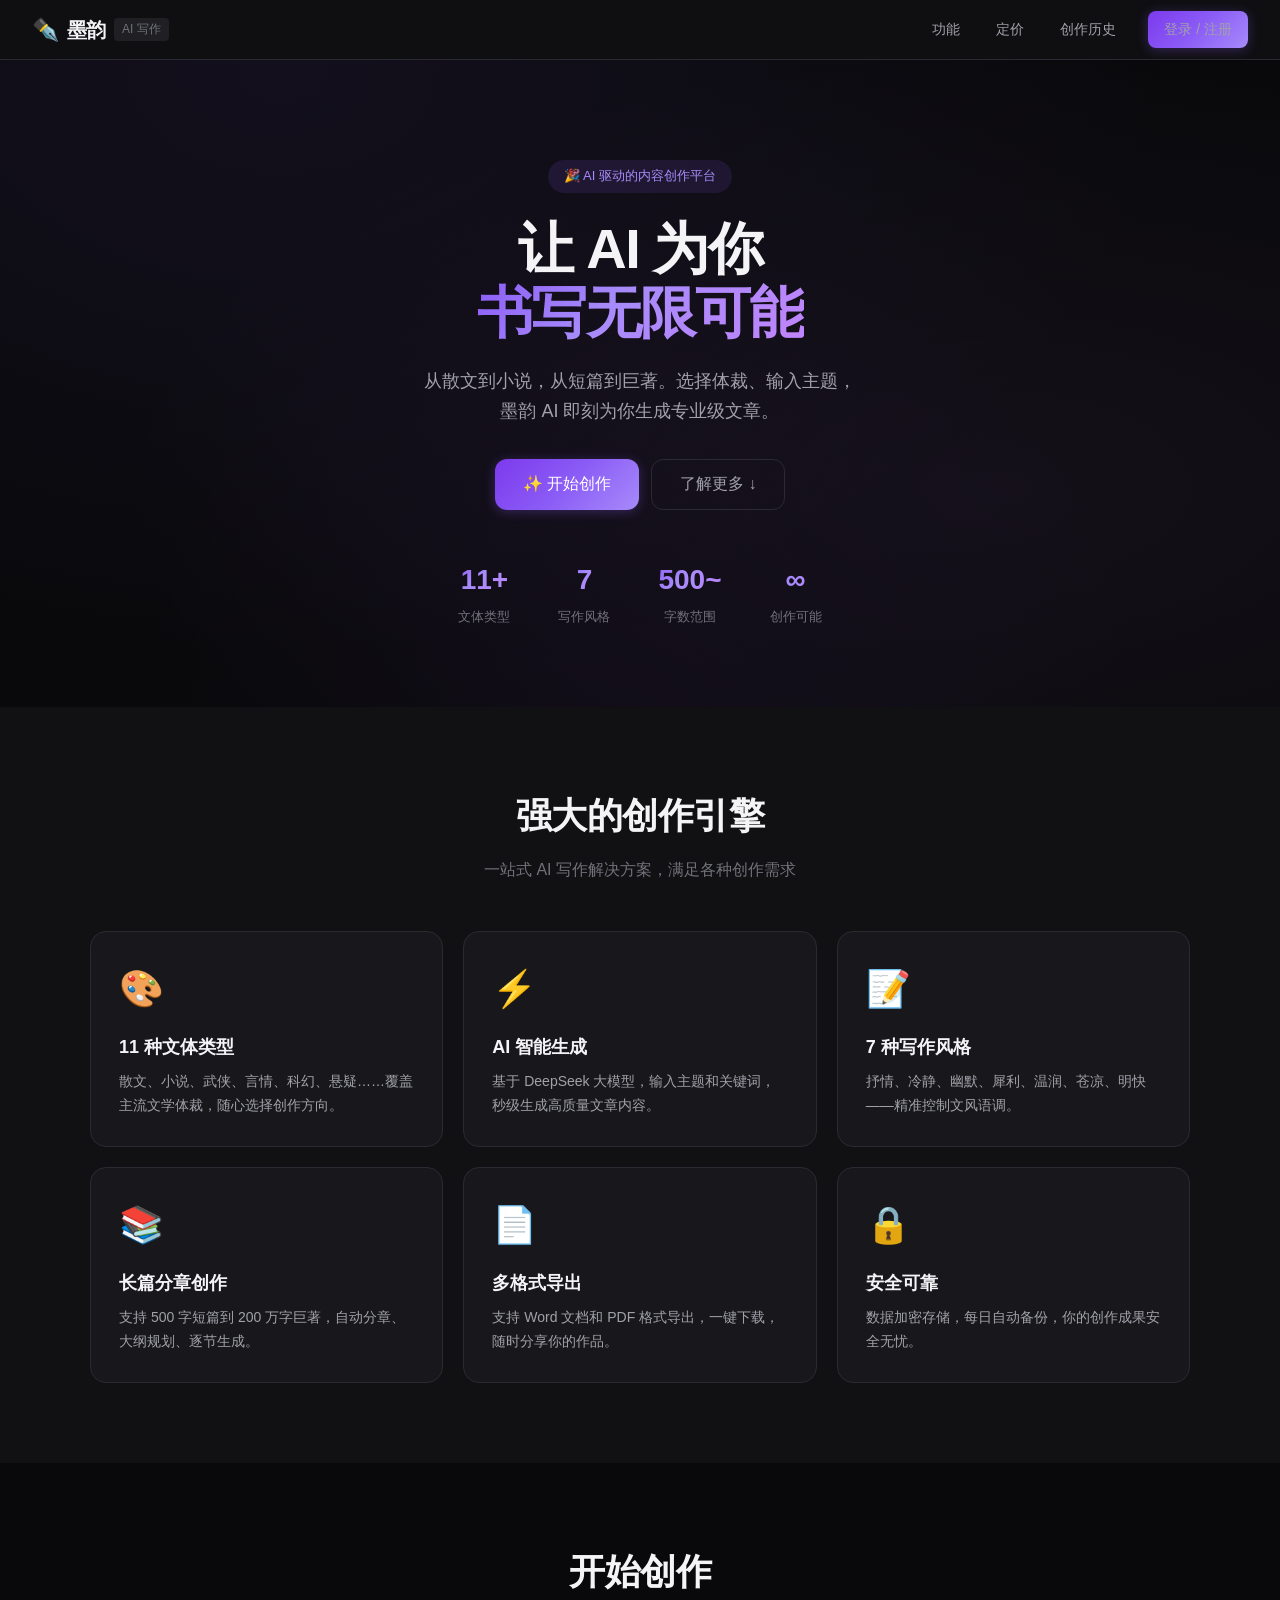
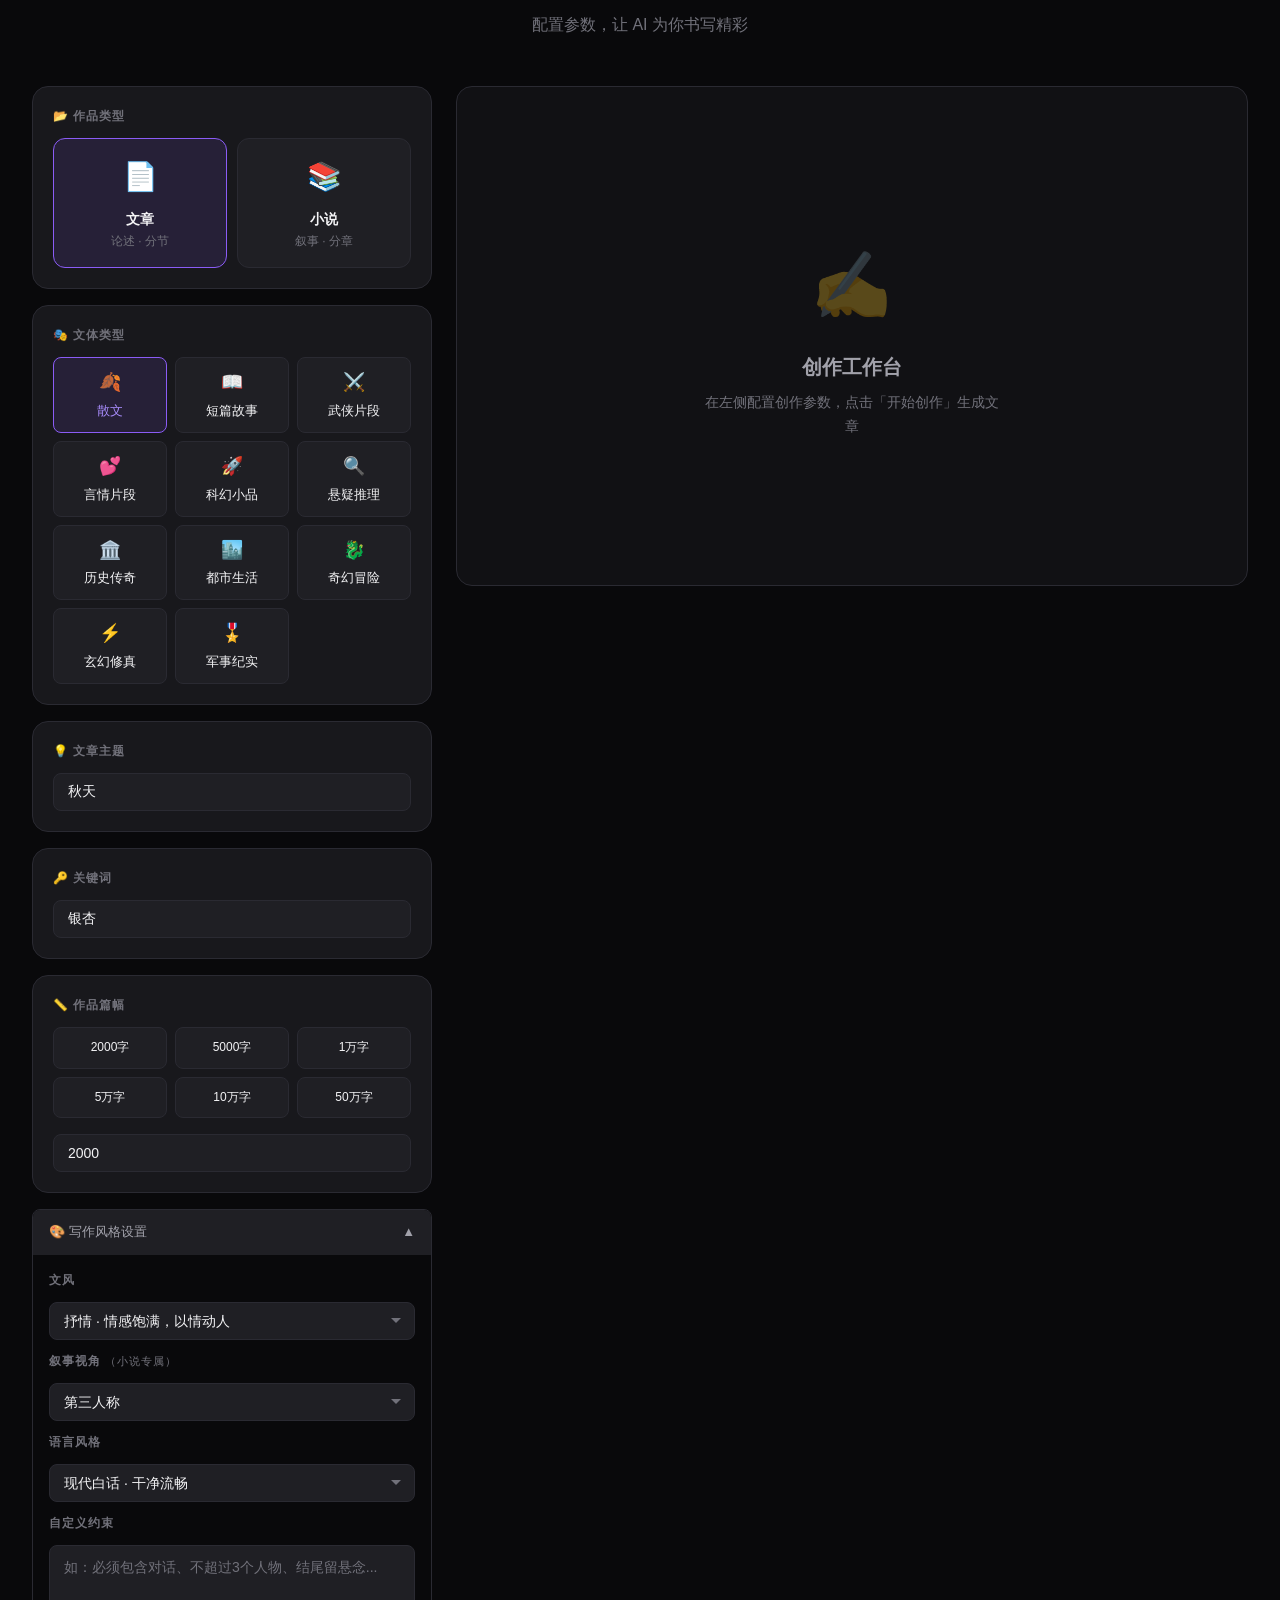
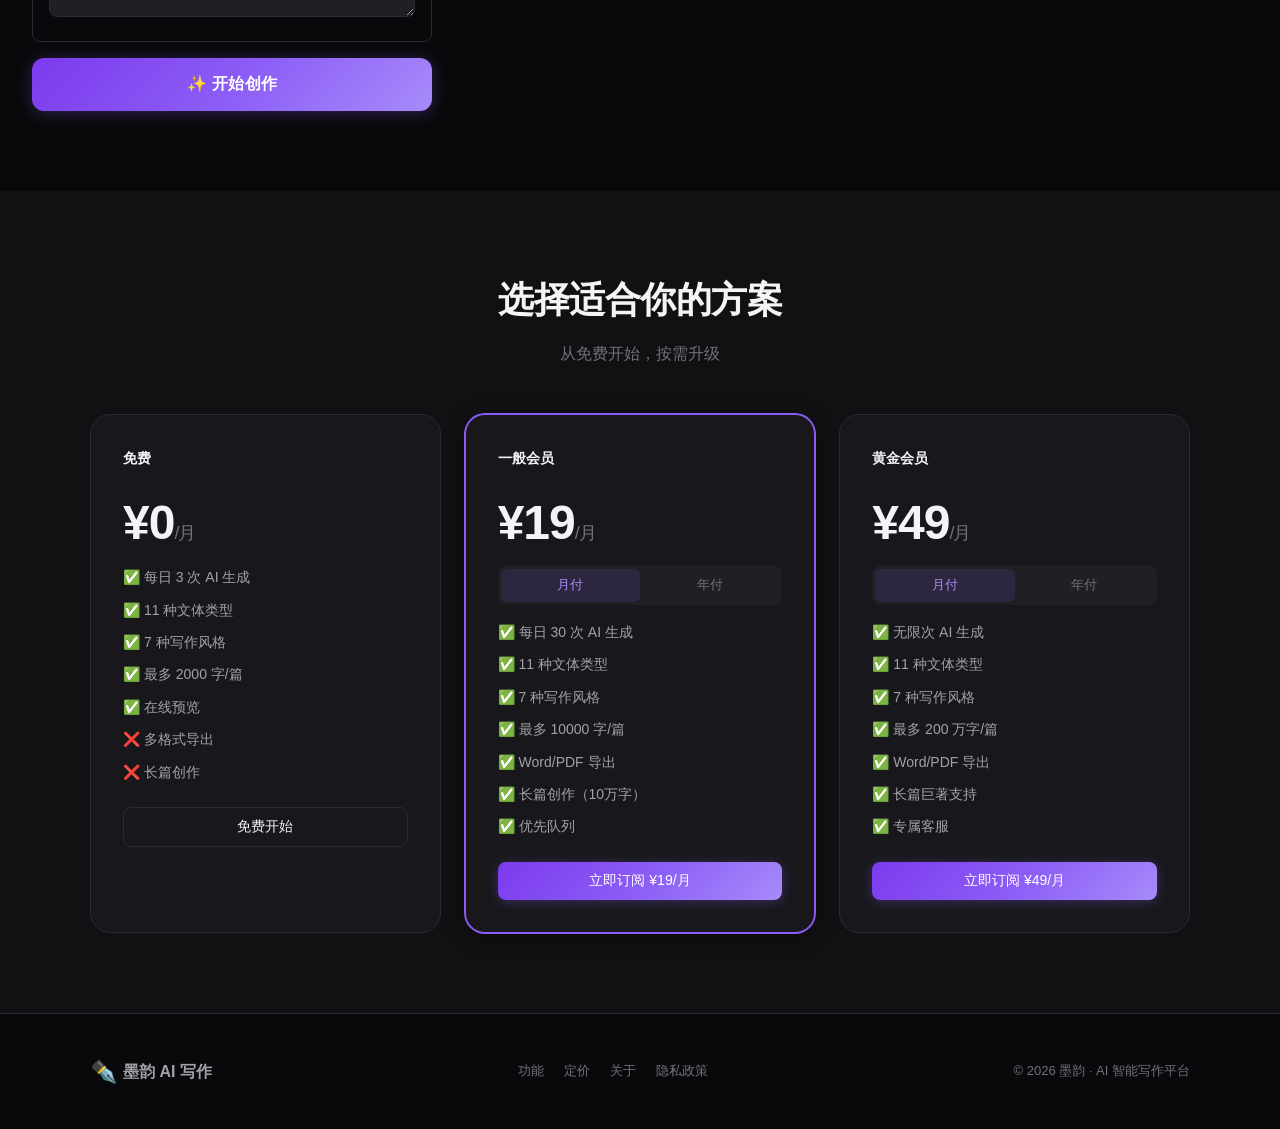
<file: templates/index.html>
<!DOCTYPE html>
<html lang="zh-CN">
<head>
    <meta charset="UTF-8">
    <meta name="viewport" content="width=device-width, initial-scale=1.0">
    <meta http-equiv="Cache-Control" content="no-cache, no-store, must-revalidate">
    <meta http-equiv="Pragma" content="no-cache">
    <meta http-equiv="Expires" content="0">
    <link rel="icon" type="image/svg+xml" href="/static/favicon.svg">
    <title>墨韵 · AI 智能写作平台</title>
    <link rel="stylesheet" href="/static/style.css?v=15">
</head>
<body>
    <!-- 顶栏 -->
    <header class="topbar">
        <div class="topbar-brand">
            <span class="brand-icon">✒️</span>
            墨韵
            <span class="brand-sub">AI 写作</span>
        </div>
        <nav class="topbar-nav">
            <a href="#features">功能</a>
            <a href="#pricing">定价</a>
            <a href="/history">创作历史</a>
            <span class="topbar-user" id="userInfo"></span>
            <a href="javascript:void(0)" id="authLink" class="btn btn-sm btn-primary" onclick="openAuthModal('login')">登录 / 注册</a>
        </nav>
    </header>

    <!-- Hero 区域 -->
    <section class="hero">
        <div class="hero-bg"></div>
        <div class="hero-content">
            <div class="hero-badge">🎉 AI 驱动的内容创作平台</div>
            <h1 class="hero-title">
                让 AI 为你<br>
                <span class="hero-highlight">书写无限可能</span>
            </h1>
            <p class="hero-desc">
                从散文到小说，从短篇到巨著。选择体裁、输入主题，<br>
                墨韵 AI 即刻为你生成专业级文章。
            </p>
            <div class="hero-actions">
                <button class="btn btn-lg btn-primary" onclick="scrollToCreate()">
                    ✨ 开始创作
                </button>
                <button class="btn btn-lg btn-ghost" onclick="document.getElementById('features').scrollIntoView({behavior:'smooth'})">
                    了解更多 ↓
                </button>
            </div>
            <div class="hero-stats">
                <div class="stat-item">
                    <span class="stat-value">11+</span>
                    <span class="stat-label">文体类型</span>
                </div>
                <div class="stat-item">
                    <span class="stat-value">7</span>
                    <span class="stat-label">写作风格</span>
                </div>
                <div class="stat-item">
                    <span class="stat-value">500~</span>
                    <span class="stat-label">字数范围</span>
                </div>
                <div class="stat-item">
                    <span class="stat-value">∞</span>
                    <span class="stat-label">创作可能</span>
                </div>
            </div>
        </div>
    </section>

    <!-- 功能展示 -->
    <section class="features" id="features">
        <div class="section-header">
            <h2>强大的创作引擎</h2>
            <p>一站式 AI 写作解决方案，满足各种创作需求</p>
        </div>
        <div class="features-grid">
            <div class="feature-card">
                <div class="feature-icon">🎨</div>
                <h3>11 种文体类型</h3>
                <p>散文、小说、武侠、言情、科幻、悬疑……覆盖主流文学体裁，随心选择创作方向。</p>
            </div>
            <div class="feature-card">
                <div class="feature-icon">⚡</div>
                <h3>AI 智能生成</h3>
                <p>基于 DeepSeek 大模型，输入主题和关键词，秒级生成高质量文章内容。</p>
            </div>
            <div class="feature-card">
                <div class="feature-icon">📝</div>
                <h3>7 种写作风格</h3>
                <p>抒情、冷静、幽默、犀利、温润、苍凉、明快——精准控制文风语调。</p>
            </div>
            <div class="feature-card">
                <div class="feature-icon">📚</div>
                <h3>长篇分章创作</h3>
                <p>支持 500 字短篇到 200 万字巨著，自动分章、大纲规划、逐节生成。</p>
            </div>
            <div class="feature-card">
                <div class="feature-icon">📄</div>
                <h3>多格式导出</h3>
                <p>支持 Word 文档和 PDF 格式导出，一键下载，随时分享你的作品。</p>
            </div>
            <div class="feature-card">
                <div class="feature-icon">🔒</div>
                <h3>安全可靠</h3>
                <p>数据加密存储，每日自动备份，你的创作成果安全无忧。</p>
            </div>
        </div>
    </section>

    <!-- 创作工作台 -->
    <section class="create-section" id="create">
        <div class="section-header">
            <h2>开始创作</h2>
            <p>配置参数，让 AI 为你书写精彩</p>
        </div>
        <div class="create-layout">
            <!-- 左侧配置 -->
            <div class="create-sidebar">
                <div class="config-group">
                    <div class="config-label">📂 作品类型</div>
                    <div class="method-cards">
                        <div class="method-card active" onclick="switchCategory('article', this)">
                            <div class="icon">📄</div>
                            <div class="label">文章</div>
                            <div class="desc">论述 · 分节</div>
                        </div>
                        <div class="method-card" onclick="switchCategory('novel', this)">
                            <div class="icon">📚</div>
                            <div class="label">小说</div>
                            <div class="desc">叙事 · 分章</div>
                        </div>
                    </div>
                </div>

                <div class="config-group">
                    <div class="config-label">🎭 文体类型</div>
                    <div class="genre-grid" id="genreGrid">
                        <div class="genre-card active" data-value="散文"><span class="emoji">🍂</span>散文</div>
                        <div class="genre-card" data-value="短篇故事"><span class="emoji">📖</span>短篇故事</div>
                        <div class="genre-card" data-value="武侠片段"><span class="emoji">⚔️</span>武侠片段</div>
                        <div class="genre-card" data-value="言情片段"><span class="emoji">💕</span>言情片段</div>
                        <div class="genre-card" data-value="科幻小品"><span class="emoji">🚀</span>科幻小品</div>
                        <div class="genre-card" data-value="悬疑推理"><span class="emoji">🔍</span>悬疑推理</div>
                        <div class="genre-card" data-value="历史传奇"><span class="emoji">🏛️</span>历史传奇</div>
                        <div class="genre-card" data-value="都市生活"><span class="emoji">🏙️</span>都市生活</div>
                        <div class="genre-card" data-value="奇幻冒险"><span class="emoji">🐉</span>奇幻冒险</div>
                        <div class="genre-card" data-value="玄幻修真"><span class="emoji">⚡</span>玄幻修真</div>
                        <div class="genre-card" data-value="军事纪实"><span class="emoji">🎖️</span>军事纪实</div>
                    </div>
                </div>

                <div class="config-group">
                    <div class="config-label">💡 文章主题</div>
                    <input type="text" class="input-field" id="topic" placeholder="例如：秋天、故乡、青春、星空..." value="秋天">
                </div>

                <div class="config-group">
                    <div class="config-label">🔑 关键词</div>
                    <input type="text" class="input-field" id="keyword" placeholder="例如：银杏、老街、月光、飞船..." value="银杏">
                </div>

                <div class="config-group">
                    <div class="config-label">📏 作品篇幅</div>
                    <div class="genre-grid" id="quickWords" style="margin-bottom:8px;">
                        <div class="word-card" data-words="2000" onclick="selectQuickWords(2000, this)">2000字</div>
                        <div class="word-card" data-words="5000" onclick="selectQuickWords(5000, this)">5000字</div>
                        <div class="word-card" data-words="10000" onclick="selectQuickWords(10000, this)">1万字</div>
                        <div class="word-card" data-words="50000" onclick="selectQuickWords(50000, this)">5万字</div>
                        <div class="word-card" data-words="100000" onclick="selectQuickWords(100000, this)">10万字</div>
                        <div class="word-card" data-words="500000" onclick="selectQuickWords(500000, this)">50万字</div>
                    </div>
                    <input type="number" class="input-field" id="customWords" placeholder="自定义字数（500-2000000）" value="2000" min="500" max="2000000" style="margin-top:8px;">
                </div>

                <div class="collapse-panel" id="aiStylePanel">
                    <div class="collapse-header" onclick="toggleCollapse('styleBody', 'styleArrow')">
                        <span>🎨 写作风格设置</span>
                        <span id="styleArrow">▲</span>
                    </div>
                    <div class="collapse-body show" id="styleBody">
                        <div style="margin-bottom:12px;">
                            <div class="config-label" style="font-size:12px;">文风</div>
                            <select class="input-field" id="writingStyle">
                                <option value="抒情">抒情 · 情感饱满，以情动人</option>
                                <option value="冷静">冷静 · 克制客观，不发议论</option>
                                <option value="幽默">幽默 · 诙谐风趣，举重若轻</option>
                                <option value="犀利">犀利 · 观点尖锐，一针见血</option>
                                <option value="温润">温润 · 平和从容，娓娓道来</option>
                                <option value="苍凉">苍凉 · 沧桑厚重，带时代悲悯</option>
                                <option value="明快">明快 · 轻快明亮，节奏干净</option>
                            </select>
                        </div>
                        <div style="margin-bottom:12px;" id="perspectiveGroup" style="display:none;">
                            <div class="config-label" style="font-size:12px;">叙事视角 <span style="font-size:11px;color:var(--text-tertiary);font-weight:400;">（小说专属）</span></div>
                            <select class="input-field" id="narrativePerspective">
                                <option value="第三人称">第三人称</option>
                                <option value="第一人称">第一人称</option>
                                <option value="全知视角">全知视角</option>
                            </select>
                        </div>
                        <div style="margin-bottom:12px;">
                            <div class="config-label" style="font-size:12px;">语言风格</div>
                            <select class="input-field" id="languageStyle">
                                <option value="现代白话">现代白话 · 干净流畅</option>
                                <option value="古典文言">古典文言 · 凝练古雅</option>
                                <option value="市井口语">市井口语 · 生活口语</option>
                                <option value="书面雅正">书面雅正 · 庄重考究</option>
                                <option value="网络语感">网络语感 · 轻松活泼</option>
                            </select>
                        </div>
                        <div>
                            <div class="config-label" style="font-size:12px;">自定义约束</div>
                            <textarea class="input-field" id="constraints" placeholder="如：必须包含对话、不超过3个人物、结尾留悬念..."></textarea>
                        </div>
                    </div>
                </div>

                <button class="generate-btn" id="generateBtn" onclick="handleGenerate()">
                    ✨ 开始创作
                </button>
            </div>

            <!-- 右侧结果 -->
            <div class="create-result">
                <div class="workspace-empty" id="workspaceEmpty">
                    <div class="icon">✍️</div>
                    <div class="text">创作工作台</div>
                    <div class="hint">在左侧配置创作参数，点击「开始创作」生成文章</div>
                </div>
                <div class="result-container" id="resultContainer" style="display:none;">
                    <div class="result-header">
                        <div class="result-tags" id="resultTags"></div>
                        <div class="result-stats" id="resultStats"></div>
                    </div>
                    <div class="result-body" id="resultBody"></div>
                    <div class="action-bar">
                        <button class="action-btn" onclick="copyResult()">📋 复制全文</button>
                        <button class="action-btn" onclick="downloadResult()">💾 下载文本</button>
                        <button class="action-btn" onclick="location.href='/history'">📜 创作历史</button>
                    </div>
                </div>
            </div>
        </div>
    </section>

    <!-- 定价区域 -->
    <section class="pricing" id="pricing">
        <div class="section-header">
            <h2>选择适合你的方案</h2>
            <p>从免费开始，按需升级</p>
        </div>
        <div class="pricing-grid">
            <div class="pricing-card">
                <div class="pricing-badge">免费</div>
                <div class="pricing-price">¥0<span>/月</span></div>
                <ul class="pricing-features">
                    <li>✅ 每日 3 次 AI 生成</li>
                    <li>✅ 11 种文体类型</li>
                    <li>✅ 7 种写作风格</li>
                    <li>✅ 最多 2000 字/篇</li>
                    <li>✅ 在线预览</li>
                    <li>❌ 多格式导出</li>
                    <li>❌ 长篇创作</li>
                </ul>
                <button class="btn btn-secondary" style="width:100%;" onclick="openAuthModal('register')">免费开始</button>
            </div>
            <div class="pricing-card pricing-popular">
                <div class="pricing-badge">一般会员</div>
                <div class="pricing-price" id="basicPrice">¥19<span>/月</span></div>
                <div class="pricing-yearly" id="basicYearly" style="display:none;">
                    <span class="save-badge">省 ¥29</span> ¥199/年
                </div>
                <div class="pricing-toggle">
                    <span class="toggle-label active" onclick="switchPlan('basic', 'monthly', this)">月付</span>
                    <span class="toggle-label" onclick="switchPlan('basic', 'yearly', this)">年付</span>
                </div>
                <ul class="pricing-features">
                    <li>✅ 每日 30 次 AI 生成</li>
                    <li>✅ 11 种文体类型</li>
                    <li>✅ 7 种写作风格</li>
                    <li>✅ 最多 10000 字/篇</li>
                    <li>✅ Word/PDF 导出</li>
                    <li>✅ 长篇创作（10万字）</li>
                    <li>✅ 优先队列</li>
                </ul>
                <button class="btn btn-primary" style="width:100%;" id="basicBtn" onclick="buyMembership('basic_monthly')">立即订阅 ¥19/月</button>
            </div>
            <div class="pricing-card">
                <div class="pricing-badge">黄金会员</div>
                <div class="pricing-price" id="goldPrice">¥49<span>/月</span></div>
                <div class="pricing-yearly" id="goldYearly" style="display:none;">
                    <span class="save-badge">省 ¥89</span> ¥499/年
                </div>
                <div class="pricing-toggle">
                    <span class="toggle-label active" onclick="switchPlan('gold', 'monthly', this)">月付</span>
                    <span class="toggle-label" onclick="switchPlan('gold', 'yearly', this)">年付</span>
                </div>
                <ul class="pricing-features">
                    <li>✅ 无限次 AI 生成</li>
                    <li>✅ 11 种文体类型</li>
                    <li>✅ 7 种写作风格</li>
                    <li>✅ 最多 200 万字/篇</li>
                    <li>✅ Word/PDF 导出</li>
                    <li>✅ 长篇巨著支持</li>
                    <li>✅ 专属客服</li>
                </ul>
                <button class="btn btn-primary" style="width:100%;" id="goldBtn" onclick="buyMembership('gold_monthly')">立即订阅 ¥49/月</button>
            </div>
        </div>
    </section>

    <!-- 页脚 -->
    <footer class="footer">
        <div class="footer-content">
            <div class="footer-brand">
                <span class="brand-icon">✒️</span> 墨韵 AI 写作
            </div>
            <div class="footer-links">
                <a href="#features">功能</a>
                <a href="#pricing">定价</a>
                <a href="#">关于</a>
                <a href="#">隐私政策</a>
            </div>
            <div class="footer-copy">© 2026 墨韵 · AI 智能写作平台</div>
        </div>
    </footer>

    <!-- 登录弹窗 -->
    <div class="modal-overlay" id="authModal">
        <div class="modal">
            <button class="modal-close" onclick="closeAuthModal()">✕</button>
            <div class="modal-icon">✒️</div>
            <h2 id="authTitle">欢迎回来</h2>
            <p class="modal-subtitle" id="authSubtitle">登录你的账号，继续创作之旅</p>

            <div class="form-group">
                <label>用户名</label>
                <input type="text" class="input-field" id="authUsername" placeholder="请输入用户名（2-20个字符）">
            </div>

            <div class="form-group">
                <label>密码</label>
                <input type="password" class="input-field" id="authPassword" placeholder="请输入密码（至少6位）">
            </div>

            <!-- 注册时显示手机号字段 -->
            <div class="form-group" id="phoneGroup" style="display:none;">
                <label>手机号</label>
                <div class="phone-row">
                    <input type="tel" class="input-field" id="authPhone" placeholder="请输入手机号" style="flex:1;">
                    <button class="btn btn-sm btn-secondary" id="sendCodeBtn" onclick="sendVerifyCode()" style="white-space:nowrap;">获取验证码</button>
                </div>
            </div>

            <!-- 注册时显示验证码字段 -->
            <div class="form-group" id="codeGroup" style="display:none;">
                <label>验证码</label>
                <input type="text" class="input-field" id="authCode" placeholder="请输入短信验证码">
            </div>

            <div class="error-msg" id="authError"></div>

            <button class="modal-btn" id="authSubmit" onclick="submitAuth()">登录</button>

            <div class="switch-text">
                <span id="switchText">还没有账号？</span>
                <a id="switchLink" onclick="openAuthModal('register')">立即注册</a>
            </div>

            <div class="modal-footer">
                🔒 安全加密传输 · 你的数据只属于你
            </div>
        </div>
    </div>

    <script src="/static/app.js?v=15"></script>
</body>
</html>
</file>
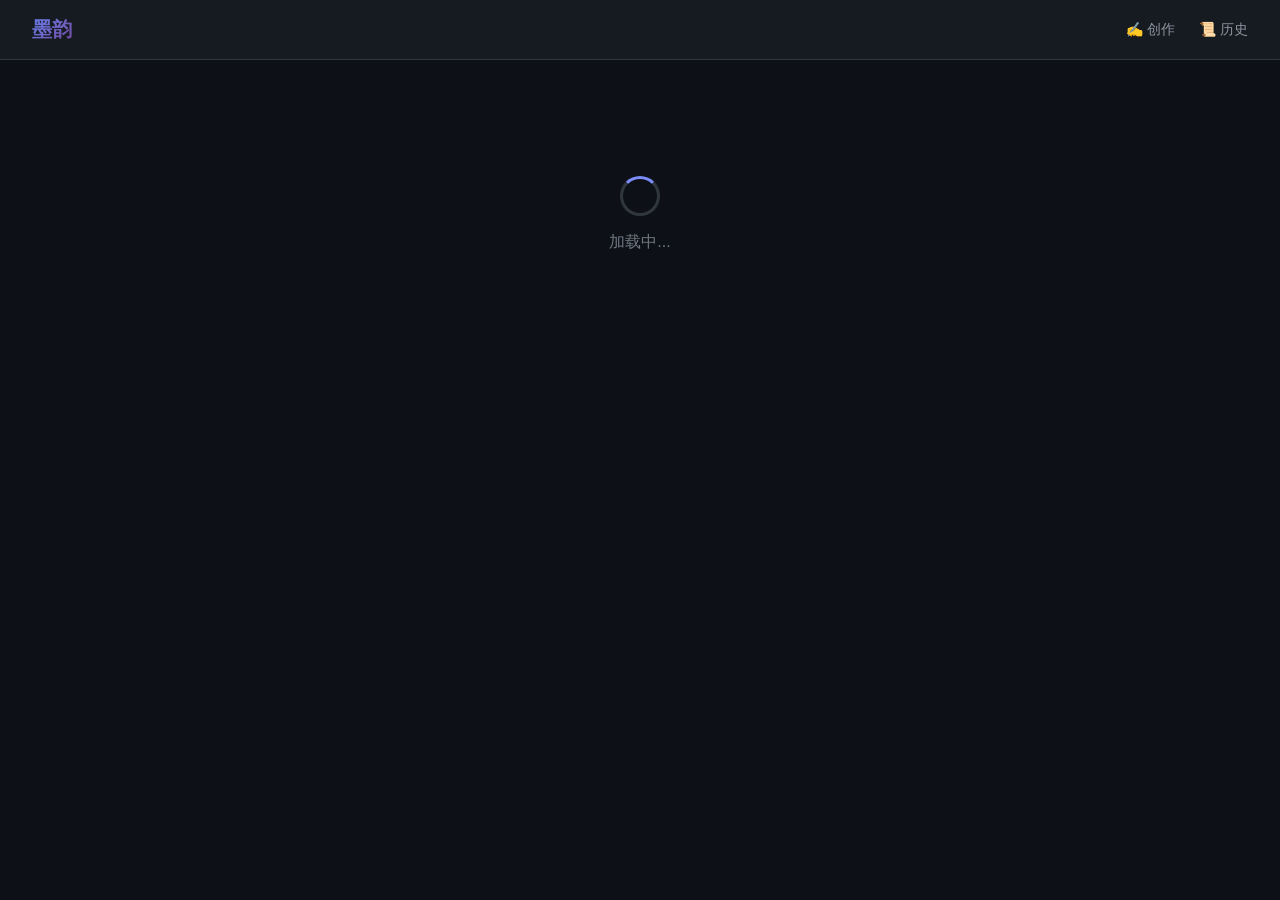
<file: templates/detail.html>
<!DOCTYPE html>
<html lang="zh-CN">
<head>
    <meta charset="UTF-8">
    <meta name="viewport" content="width=device-width, initial-scale=1.0">
    <title>作品详情 - 墨韵</title>
    <style>
        * { margin: 0; padding: 0; box-sizing: border-box; }
        :root {
            --bg-primary: #0d1117;
            --bg-secondary: #161b22;
            --bg-tertiary: #1c2330;
            --border: #30363d;
            --text-primary: #e6edf3;
            --text-secondary: #8b949e;
            --text-muted: #6e7681;
            --accent: #7c8cf8;
            --accent-glow: rgba(124, 140, 248, 0.15);
            --accent-grad: linear-gradient(135deg, #667eea 0%, #764ba2 100%);
            --danger: #f85149;
            --success: #3fb950;
            --radius: 12px;
            --radius-sm: 8px;
            --shadow: 0 8px 24px rgba(0,0,0,0.4);
        }
        body {
            font-family: -apple-system, 'PingFang SC', 'Microsoft YaHei', sans-serif;
            background: var(--bg-primary);
            color: var(--text-primary);
            min-height: 100vh;
        }
        .topbar {
            background: var(--bg-secondary);
            border-bottom: 1px solid var(--border);
            padding: 16px 32px;
            display: flex;
            justify-content: space-between;
            align-items: center;
            position: sticky;
            top: 0;
            z-index: 100;
        }
        .topbar-brand {
            font-size: 20px;
            font-weight: 700;
            background: var(--accent-grad);
            -webkit-background-clip: text;
            -webkit-text-fill-color: transparent;
        }
        .topbar-nav { display: flex; gap: 24px; align-items: center; }
        .topbar-nav a { color: var(--text-secondary); text-decoration: none; font-size: 14px; transition: color 0.3s; }
        .topbar-nav a:hover { color: var(--accent); }
        .content { max-width: 860px; margin: 0 auto; padding: 36px 24px 100px; }

        .work-header {
            background: linear-gradient(180deg, var(--bg-secondary) 0%, var(--bg-primary) 100%);
            border: 1px solid var(--border);
            border-radius: var(--radius);
            padding: 36px 40px;
            margin-bottom: 28px;
            box-shadow: var(--shadow);
        }
        .work-title {
            font-size: 28px;
            font-weight: 700;
            line-height: 1.4;
            margin-bottom: 20px;
            background: linear-gradient(135deg, #e6edf3 0%, #a9b4ff 100%);
            -webkit-background-clip: text;
            -webkit-text-fill-color: transparent;
        }
        .work-meta { display: flex; flex-wrap: wrap; gap: 10px; margin-bottom: 24px; }
        .tag {
            font-size: 12.5px;
            padding: 5px 14px;
            background: var(--bg-tertiary);
            border: 1px solid var(--border);
            border-radius: 20px;
            color: var(--text-secondary);
        }
        .tag-accent { color: var(--accent); border-color: var(--accent); background: var(--accent-glow); }
        .work-toolbar { display: flex; flex-wrap: wrap; gap: 10px; }
        .tool-btn {
            padding: 9px 18px;
            background: var(--bg-tertiary);
            border: 1px solid var(--border);
            color: var(--text-secondary);
            border-radius: var(--radius-sm);
            cursor: pointer;
            font-size: 13.5px;
            transition: all 0.25s;
            font-family: inherit;
        }
        .tool-btn:hover { border-color: var(--accent); color: var(--accent); transform: translateY(-1px); }
        .tool-success { border-color: var(--success); color: var(--success); }
        .tool-success:hover { background: var(--success); color: #fff; }

        .toc {
            background: var(--bg-secondary);
            border: 1px solid var(--border);
            border-radius: var(--radius);
            padding: 20px 24px;
            margin-bottom: 28px;
        }
        .toc-title { font-size: 13px; color: var(--text-muted); letter-spacing: 2px; margin-bottom: 14px; }
        .toc-list { display: flex; flex-wrap: wrap; gap: 8px; }
        .toc-item {
            padding: 6px 14px;
            background: var(--bg-tertiary);
            border: 1px solid var(--border);
            border-radius: 20px;
            cursor: pointer;
            font-size: 13px;
            color: var(--text-secondary);
            transition: all 0.25s;
        }
        .toc-item:hover { border-color: var(--accent); color: var(--accent); }

        .article-body { display: flex; flex-direction: column; gap: 28px; }
        .section {
            background: var(--bg-secondary);
            border: 1px solid var(--border);
            border-radius: var(--radius);
            padding: 32px 40px;
            box-shadow: var(--shadow);
        }
        .section-title {
            font-size: 20px;
            font-weight: 700;
            color: var(--text-primary);
            margin-bottom: 22px;
            padding-left: 14px;
            border-left: 4px solid var(--accent);
            line-height: 1.4;
        }
        .section-text {
            font-size: 16px;
            line-height: 1.95;
            color: var(--text-primary);
            letter-spacing: 0.3px;
        }
        .section-text p { margin-bottom: 18px; }
        .section-text p:last-child { margin-bottom: 0; }
        .section-text strong.hl {
            color: #ffe08a;
            font-weight: 700;
            background: rgba(255, 224, 138, 0.1);
            padding: 1px 5px;
            border-radius: 3px;
        }
        .edit-area {
            width: 100%;
            min-height: 280px;
            padding: 16px;
            background: var(--bg-primary);
            border: 1px solid var(--border);
            border-radius: var(--radius-sm);
            color: var(--text-primary);
            font-size: 15px;
            line-height: 1.9;
            font-family: inherit;
            resize: vertical;
            display: none;
        }
        .edit-area.show { display: block; }
        .section-actions { display: flex; gap: 8px; margin-top: 20px; }
        .mini-btn {
            padding: 6px 14px;
            background: var(--bg-tertiary);
            border: 1px solid var(--border);
            color: var(--text-secondary);
            border-radius: var(--radius-sm);
            cursor: pointer;
            font-size: 13px;
            transition: all 0.25s;
            font-family: inherit;
        }
        .mini-btn:hover { border-color: var(--accent); color: var(--accent); }
        .mini-success { border-color: var(--success); color: var(--success); }
        .mini-success:hover { background: var(--success); color: #fff; }

        .add-box {
            margin-top: 32px;
            padding: 28px;
            background: var(--bg-secondary);
            border: 2px dashed var(--border);
            border-radius: var(--radius);
            text-align: center;
        }
        .add-box-title { font-size: 15px; margin-bottom: 16px; color: var(--text-secondary); }
        .add-box input {
            padding: 11px 16px;
            background: var(--bg-tertiary);
            border: 1px solid var(--border);
            border-radius: var(--radius-sm);
            color: var(--text-primary);
            font-size: 14px;
            width: 320px;
            max-width: 100%;
            margin-right: 10px;
            font-family: inherit;
        }
        .add-box input:focus { outline: none; border-color: var(--accent); }

        .score-panel {
            margin-top: 28px;
            padding: 28px;
            background: var(--bg-secondary);
            border: 1px solid var(--border);
            border-radius: var(--radius);
            box-shadow: var(--shadow);
        }

        .loading { text-align: center; padding: 80px; color: var(--text-muted); }
        .loading .spinner {
            width: 40px; height: 40px;
            margin: 0 auto 16px;
            border: 3px solid var(--border);
            border-top-color: var(--accent);
            border-radius: 50%;
            animation: spin 0.8s linear infinite;
        }
        @keyframes spin { to { transform: rotate(360deg); } }
    </style>
</head>
<body>
    <div class="topbar">
        <div class="topbar-brand">墨韵</div>
        <div class="topbar-nav">
            <a href="/">✍️ 创作</a>
            <a href="/history">📜 历史</a>
        </div>
    </div>
    <div class="content" id="detailContent">
        <div class="loading"><div class="spinner"></div>加载中...</div>
    </div>
    <script>
        const articleId = {{ article_id }};
        let articleData = null;

        function esc(s) {
            return String(s).replace(/&/g, '&amp;').replace(/</g, '&lt;').replace(/>/g, '&gt;');
        }

        function renderContent(text) {
            let safe = esc(text);
            safe = safe.replace(/\*\*(.+?)\*\*/g, '<strong class="hl">$1</strong>');
            const paras = safe.split(/\n{2,}/).map(p => p.trim()).filter(p => p.length > 0);
            return paras.map(p => '<p>' + p.replace(/\n/g, '<br>') + '</p>').join('');
        }

        function loadArticle() {
            fetch('/api/articles/' + articleId)
            .then(res => res.json())
            .then(data => {
                articleData = data;
                const a = data.article;
                const chapters = data.chapters;
                const minutes = Math.max(1, Math.ceil(a.word_count / 400));

                let html = '';
                html += '<div class="work-header">';
                html += '<div class="work-title">' + esc(a.title) + '</div>';
                html += '<div class="work-meta">';
                html += '<span class="tag tag-accent">' + esc(a.genre) + '</span>';
                html += '<span class="tag">主题 · ' + esc(a.topic) + '</span>';
                html += '<span class="tag">关键词 · ' + esc(a.keyword) + '</span>';
                html += '<span class="tag">' + a.word_count + ' 字</span>';
                html += '<span class="tag">约 ' + minutes + ' 分钟读完</span>';
                html += '<span class="tag">' + esc(a.created_at) + '</span>';
                html += '</div>';
                html += '<div class="work-toolbar">';
                html += '<button class="tool-btn" onclick="copyAll()">📋 复制全文</button>';
                html += '<button class="tool-btn" onclick="downloadAll()">💾 下载TXT</button>';
                html += '<button class="tool-btn" onclick="exportWord()">📄 导出Word</button>';
                html += '<button class="tool-btn" onclick="exportPDF()">📑 导出PDF</button>';
                html += '<button class="tool-btn" onclick="showScore()">📊 文章评分</button>';
                html += '</div>';
                html += '</div>';

                if (chapters.length > 1) {
                    html += '<div class="toc">';
                    html += '<div class="toc-title">目 录 · 共 ' + chapters.length + ' 部分</div>';
                    html += '<div class="toc-list">';
                    chapters.forEach(ch => {
                        html += '<span class="toc-item" onclick="scrollToChapter(' + ch.id + ')">' + esc(ch.chapter_title) + '</span>';
                    });
                    html += '</div></div>';
                }

                html += '<div class="article-body">';
                chapters.forEach(ch => {
                    html += '<section class="section" id="chapter-' + ch.id + '">';
                    html += '<h2 class="section-title">' + esc(ch.chapter_title) + '</h2>';
                    html += '<div class="section-text" id="content-' + ch.id + '">' + renderContent(ch.content) + '</div>';
                    html += '<textarea class="edit-area" id="edit-' + ch.id + '">' + esc(ch.content) + '</textarea>';
                    html += '<div class="section-actions" id="view-actions-' + ch.id + '">';
                    html += '<button class="mini-btn" onclick="editChapter(' + ch.id + ')">✏️ 编辑</button>';
                    html += '<button class="mini-btn mini-success" onclick="regenerateChapter(' + ch.id + ')">🔄 重新生成</button>';
                    html += '</div>';
                    html += '<div class="section-actions" id="edit-actions-' + ch.id + '" style="display:none;">';
                    html += '<button class="mini-btn mini-success" onclick="saveChapter(' + ch.id + ')">💾 保存</button>';
                    html += '<button class="mini-btn" onclick="cancelEdit(' + ch.id + ')">取消</button>';
                    html += '</div>';
                    html += '</section>';
                });
                html += '</div>';

                html += '<div class="add-box">';
                html += '<div class="add-box-title">➕ 续写新章节</div>';
                html += '<input type="text" id="newChapterTitle" placeholder="章节标题（留空自动生成）">';
                html += '<button class="tool-btn tool-success" onclick="addChapter()">生成并追加</button>';
                html += '</div>';

                html += '<div id="scorePanel" class="score-panel" style="display:none;"></div>';

                document.getElementById('detailContent').innerHTML = html;
            })
            .catch(() => {
                document.getElementById('detailContent').innerHTML = '<div class="loading">加载失败，请刷新重试</div>';
            });
        }

        function scrollToChapter(id) {
            document.getElementById('chapter-' + id).scrollIntoView({ behavior: 'smooth', block: 'start' });
        }

        function editChapter(id) {
            document.getElementById('content-' + id).style.display = 'none';
            document.getElementById('edit-' + id).classList.add('show');
            document.getElementById('view-actions-' + id).style.display = 'none';
            document.getElementById('edit-actions-' + id).style.display = 'flex';
        }

        function cancelEdit(id) {
            document.getElementById('content-' + id).style.display = 'block';
            document.getElementById('edit-' + id).classList.remove('show');
            document.getElementById('view-actions-' + id).style.display = 'flex';
            document.getElementById('edit-actions-' + id).style.display = 'none';
        }

        function saveChapter(id) {
            const content = document.getElementById('edit-' + id).value;
            fetch('/api/articles/' + articleId + '/chapters/' + id, {
                method: 'PUT',
                headers: { 'Content-Type': 'application/json' },
                body: JSON.stringify({ content: content })
            })
            .then(res => res.json())
            .then(() => {
                document.getElementById('content-' + id).innerHTML = renderContent(content);
                cancelEdit(id);
                alert('已保存');
            })
            .catch(() => alert('保存失败，请重试'));
        }

        function regenerateChapter(id) {
            if (!confirm('确定重新生成这一部分？原有内容将被替换。')) return;
            const contentEl = document.getElementById('content-' + id);
            const oldContent = contentEl.innerHTML;
            contentEl.innerHTML = '<div class="loading"><div class="spinner"></div>正在重新生成...</div>';

            fetch('/api/articles/' + articleId + '/chapters/' + id + '/regenerate', {
                method: 'POST',
                headers: { 'Content-Type': 'application/json' },
                body: JSON.stringify({})
            })
            .then(res => res.json())
            .then(data => {
                if (data.error) {
                    contentEl.innerHTML = oldContent;
                    alert('重新生成失败：' + data.error);
                } else {
                    contentEl.innerHTML = renderContent(data.content);
                    alert('已重新生成，约 ' + data.word_count + ' 字');
                }
            })
            .catch(() => {
                contentEl.innerHTML = oldContent;
                alert('请求失败，请重试');
            });
        }

        function addChapter() {
            const title = document.getElementById('newChapterTitle').value.trim();
            const box = document.querySelector('.add-box');
            const oldHTML = box.innerHTML;
            box.innerHTML = '<div class="loading"><div class="spinner"></div>正在续写...</div>';

            fetch('/api/articles/' + articleId + '/chapters', {
                method: 'POST',
                headers: { 'Content-Type': 'application/json' },
                body: JSON.stringify({ chapter_title: title || '' })
            })
            .then(res => res.json())
            .then(data => {
                if (data.error) {
                    box.innerHTML = oldHTML;
                    alert('续写失败：' + data.error);
                } else {
                    loadArticle();
                    alert('新章节已生成：' + data.chapter_title);
                }
            })
            .catch(() => {
                box.innerHTML = oldHTML;
                alert('请求失败，请重试');
            });
        }

        function getAllText() {
            if (!articleData) return '';
            return articleData.chapters.map(ch => ch.chapter_title + '\n\n' + ch.content).join('\n\n\n');
        }

        function copyAll() {
            navigator.clipboard.writeText(getAllText()).then(() => alert('已复制到剪贴板'));
        }

        function downloadAll() {
            const text = getAllText();
            const blob = new Blob([text], { type: 'text/plain;charset=utf-8' });
            const url = URL.createObjectURL(blob);
            const a = document.createElement('a');
            a.href = url;
            a.download = 'work_' + articleId + '.txt';
            a.click();
            URL.revokeObjectURL(url);
        }

        function exportWord() {
            window.location.href = '/api/articles/' + articleId + '/export/word';
        }

        function exportPDF() {
            window.location.href = '/api/articles/' + articleId + '/export/pdf';
        }

        function showScore() {
            const panel = document.getElementById('scorePanel');
            if (panel.style.display === 'block') {
                panel.style.display = 'none';
                return;
            }
            panel.style.display = 'block';
            panel.innerHTML = '<div class="loading"><div class="spinner"></div>正在评分...</div>';
            fetch('/api/articles/' + articleId + '/score')
            .then(res => res.json())
            .then(data => {
                let html = '<div style="font-size:18px;font-weight:700;margin-bottom:16px;">📊 文章评分报告</div>';
                html += '<div style="font-size:40px;font-weight:700;background:var(--accent-grad);-webkit-background-clip:text;-webkit-text-fill-color:transparent;margin-bottom:20px;">' + data.overall + ' 分</div>';
                html += '<div style="display:grid;grid-template-columns:repeat(5,1fr);gap:12px;margin-bottom:20px;">';
                const names = { word_count: '字数', structure: '结构', paragraph: '段落', dialogue: '对话', formatting: '格式' };
                Object.keys(data.scores).forEach(k => {
                    html += '<div style="background:var(--bg-tertiary);padding:14px;border-radius:8px;text-align:center;">';
                    html += '<div style="font-size:12px;color:var(--text-muted);margin-bottom:6px;">' + (names[k] || k) + '</div>';
                    html += '<div style="font-size:22px;font-weight:700;color:var(--accent);">' + data.scores[k] + '</div>';
                    html += '</div>';
                });
                html += '</div>';
                html += '<div style="font-size:13.5px;color:var(--text-secondary);margin-bottom:14px;">' + data.stats.total_words + ' 字 · ' + data.stats.chapter_count + ' 部分 · ' + data.stats.total_paragraphs + ' 段 · 平均每段 ' + data.stats.avg_paragraph_len + ' 字</div>';
                html += '<div style="font-size:14px;color:var(--text-secondary);margin-bottom:8px;">优化建议</div>';
                data.suggestions.forEach(s => {
                    html += '<div style="font-size:13px;color:var(--text-muted);padding:3px 0;">• ' + s + '</div>';
                });
                panel.innerHTML = html;
                panel.scrollIntoView({ behavior: 'smooth', block: 'nearest' });
            })
            .catch(() => { panel.innerHTML = '<p style="color:var(--danger)">评分失败，请重试</p>'; });
        }

        loadArticle();
    </script>
</body>
</html>
</file>
<file: static/style.css>
/* ============================================================
   墨韵 · AI 智能写作平台 — 丰富页面设计
   ============================================================ */

* { margin: 0; padding: 0; box-sizing: border-box; }

:root {
    --bg-root: #09090b;
    --bg-surface: #111114;
    --bg-elevated: #18181c;
    --bg-field: #1f1f24;
    --bg-hover: #27272d;
    --border-default: #2a2a32;
    --border-strong: #3d3d48;
    --text-primary: #f4f4f6;
    --text-secondary: #a1a1aa;
    --text-tertiary: #71717a;
    --accent: #8b5cf6;
    --accent-soft: rgba(139, 92, 246, 0.12);
    --accent-strong: #a78bfa;
    --accent-gradient: linear-gradient(135deg, #8b5cf6 0%, #a78bfa 40%, #c084fc 100%);
    --accent-gradient-2: linear-gradient(135deg, #7c3aed 0%, #8b5cf6 50%, #a78bfa 100%);
    --success: #34d399;
    --danger: #f87171;
    --warning: #fbbf24;
    --radius-xl: 20px;
    --radius-lg: 16px;
    --radius-md: 12px;
    --radius-sm: 8px;
    --radius-xs: 6px;
    --shadow-sm: 0 2px 8px rgba(0,0,0,0.3);
    --shadow-md: 0 4px 20px rgba(0,0,0,0.4);
    --shadow-lg: 0 8px 40px rgba(0,0,0,0.5);
    --transition: 0.2s cubic-bezier(0.4, 0, 0.2, 1);
    --font-sans: -apple-system, BlinkMacSystemFont, 'SF Pro Display', 'PingFang SC', 'Microsoft YaHei', 'Noto Sans SC', sans-serif;
}

html { scroll-behavior: smooth; }

body {
    font-family: var(--font-sans);
    background: var(--bg-root);
    color: var(--text-primary);
    line-height: 1.6;
    -webkit-font-smoothing: antialiased;
}

/* ============================================================
   顶栏
   ============================================================ */

.topbar {
    position: sticky;
    top: 0;
    z-index: 100;
    display: flex;
    align-items: center;
    justify-content: space-between;
    height: 60px;
    padding: 0 32px;
    background: rgba(17, 17, 20, 0.85);
    backdrop-filter: saturate(180%) blur(20px);
    -webkit-backdrop-filter: saturate(180%) blur(20px);
    border-bottom: 1px solid var(--border-default);
}

.topbar-brand {
    display: flex;
    align-items: center;
    gap: 8px;
    font-size: 20px;
    font-weight: 700;
    letter-spacing: -0.3px;
}

.brand-icon { font-size: 22px; }

.brand-sub {
    font-size: 12px;
    font-weight: 500;
    color: var(--text-tertiary);
    background: var(--bg-field);
    padding: 2px 8px;
    border-radius: 4px;
    letter-spacing: 0;
}

.topbar-nav {
    display: flex;
    align-items: center;
    gap: 4px;
}

.topbar-nav a {
    padding: 7px 16px;
    border-radius: var(--radius-sm);
    font-size: 14px;
    font-weight: 500;
    color: var(--text-secondary);
    text-decoration: none;
    transition: all var(--transition);
}

.topbar-nav a:hover { color: var(--text-primary); background: var(--bg-hover); }

.topbar-user { font-size: 13px; color: var(--text-secondary); margin-right: 8px; }

/* ============================================================
   按钮
   ============================================================ */

.btn {
    display: inline-flex;
    align-items: center;
    justify-content: center;
    gap: 6px;
    padding: 10px 20px;
    border: none;
    border-radius: var(--radius-sm);
    cursor: pointer;
    font-size: 14px;
    font-weight: 500;
    font-family: var(--font-sans);
    transition: all var(--transition);
    text-decoration: none;
}

.btn-sm { padding: 6px 14px; font-size: 13px; }
.btn-lg { padding: 14px 28px; font-size: 16px; border-radius: var(--radius-md); }

.btn-primary {
    background: var(--accent-gradient-2);
    color: #fff;
    box-shadow: 0 2px 12px rgba(139, 92, 246, 0.3);
}

.btn-primary:hover {
    box-shadow: 0 4px 20px rgba(139, 92, 246, 0.45);
    transform: translateY(-1px);
}

.btn-secondary {
    background: var(--bg-elevated);
    color: var(--text-primary);
    border: 1px solid var(--border-default);
}

.btn-secondary:hover { background: var(--bg-hover); border-color: var(--border-strong); }

.btn-ghost { background: transparent; color: var(--text-secondary); border: 1px solid var(--border-default); }
.btn-ghost:hover { background: var(--bg-hover); color: var(--text-primary); }

/* ============================================================
   Hero 区域
   ============================================================ */

.hero {
    position: relative;
    padding: 100px 32px 80px;
    text-align: center;
    overflow: hidden;
}

.hero-bg {
    position: absolute;
    top: -30%; left: -20%;
    width: 140%; height: 160%;
    background:
        radial-gradient(ellipse at 30% 20%, rgba(139,92,246,0.08) 0%, transparent 50%),
        radial-gradient(ellipse at 70% 60%, rgba(192,132,252,0.06) 0%, transparent 50%),
        radial-gradient(ellipse at 50% 80%, rgba(124,58,237,0.04) 0%, transparent 40%);
    pointer-events: none;
}

.hero-content { position: relative; z-index: 1; max-width: 800px; margin: 0 auto; }

.hero-badge {
    display: inline-block;
    padding: 6px 16px;
    background: var(--accent-soft);
    color: var(--accent-strong);
    border-radius: 20px;
    font-size: 13px;
    font-weight: 500;
    margin-bottom: 24px;
}

.hero-title {
    font-size: 56px;
    font-weight: 800;
    line-height: 1.15;
    letter-spacing: -1.5px;
    margin-bottom: 20px;
    color: var(--text-primary);
}

.hero-highlight {
    background: var(--accent-gradient);
    -webkit-background-clip: text;
    -webkit-text-fill-color: transparent;
    background-clip: text;
}

.hero-desc {
    font-size: 18px;
    color: var(--text-secondary);
    line-height: 1.7;
    margin-bottom: 32px;
}

.hero-actions {
    display: flex;
    gap: 12px;
    justify-content: center;
    margin-bottom: 48px;
}

.hero-stats {
    display: flex;
    justify-content: center;
    gap: 48px;
}

.stat-item {
    display: flex;
    flex-direction: column;
    align-items: center;
    gap: 4px;
}

.stat-value {
    font-size: 28px;
    font-weight: 700;
    background: var(--accent-gradient);
    -webkit-background-clip: text;
    -webkit-text-fill-color: transparent;
    background-clip: text;
}

.stat-label { font-size: 13px; color: var(--text-tertiary); }

/* ============================================================
   功能展示
   ============================================================ */

.features {
    padding: 80px 32px;
    background: var(--bg-surface);
}

.section-header {
    text-align: center;
    margin-bottom: 48px;
}

.section-header h2 {
    font-size: 36px;
    font-weight: 700;
    letter-spacing: -0.5px;
    margin-bottom: 12px;
}

.section-header p {
    font-size: 16px;
    color: var(--text-tertiary);
}

.features-grid {
    display: grid;
    grid-template-columns: repeat(auto-fill, minmax(320px, 1fr));
    gap: 20px;
    max-width: 1100px;
    margin: 0 auto;
}

.feature-card {
    background: var(--bg-elevated);
    border: 1px solid var(--border-default);
    border-radius: var(--radius-lg);
    padding: 28px;
    transition: all var(--transition);
}

.feature-card:hover {
    border-color: var(--border-strong);
    box-shadow: var(--shadow-sm);
    transform: translateY(-2px);
}

.feature-icon { font-size: 36px; margin-bottom: 16px; }

.feature-card h3 {
    font-size: 18px;
    font-weight: 600;
    margin-bottom: 8px;
}

.feature-card p {
    font-size: 14px;
    color: var(--text-secondary);
    line-height: 1.7;
}

/* ============================================================
   创作工作台
   ============================================================ */

.create-section {
    padding: 80px 32px;
    background: var(--bg-root);
}

.create-layout {
    display: flex;
    gap: 24px;
    max-width: 1300px;
    margin: 0 auto;
    align-items: flex-start;
}

.create-sidebar {
    width: 400px;
    min-width: 400px;
    display: flex;
    flex-direction: column;
    gap: 16px;
}

.create-result {
    flex: 1;
    min-height: 500px;
    background: var(--bg-surface);
    border: 1px solid var(--border-default);
    border-radius: var(--radius-lg);
    padding: 32px;
    display: flex;
    align-items: center;
    justify-content: center;
}

/* 配置组 */
.config-group {
    background: var(--bg-elevated);
    border: 1px solid var(--border-default);
    border-radius: var(--radius-lg);
    padding: 20px;
}

.config-label {
    font-size: 12px;
    font-weight: 600;
    color: var(--text-tertiary);
    text-transform: uppercase;
    letter-spacing: 1px;
    margin-bottom: 12px;
}

.input-field {
    width: 100%;
    padding: 10px 14px;
    background: var(--bg-field);
    border: 1px solid var(--border-default);
    border-radius: var(--radius-sm);
    color: var(--text-primary);
    font-size: 14px;
    font-family: var(--font-sans);
    transition: all var(--transition);
    outline: none;
}

.input-field::placeholder { color: var(--text-tertiary); }
.input-field:hover { border-color: var(--border-strong); }
.input-field:focus { border-color: var(--accent); box-shadow: 0 0 0 3px var(--accent-soft); }

textarea.input-field { resize: vertical; min-height: 72px; line-height: 1.7; }

select.input-field {
    cursor: pointer;
    appearance: none;
    background-image: url("data:image/svg+xml,%3Csvg xmlns='http://www.w3.org/2000/svg' width='12' height='12' viewBox='0 0 12 12'%3E%3Cpath fill='%2371717a' d='M6 8L1 3h10z'/%3E%3C/svg%3E");
    background-repeat: no-repeat;
    background-position: right 12px center;
    padding-right: 36px;
}

/* 方法卡片 */
.method-cards { display: flex; gap: 10px; }
.method-cards .method-card { flex: 1; }

.method-card {
    background: var(--bg-field);
    border: 1px solid var(--border-default);
    border-radius: var(--radius-md);
    padding: 16px;
    cursor: pointer;
    transition: all var(--transition);
    text-align: center;
}

.method-card:hover { border-color: var(--border-strong); background: var(--bg-hover); }

.method-card.active {
    border-color: var(--accent);
    background: var(--accent-soft);
}

.method-card .icon { font-size: 28px; margin-bottom: 8px; }
.method-card .label { font-size: 14px; font-weight: 600; margin-bottom: 2px; }
.method-card .desc { font-size: 12px; color: var(--text-tertiary); }

/* 体裁网格 */
.genre-grid {
    display: grid;
    grid-template-columns: repeat(auto-fill, minmax(90px, 1fr));
    gap: 8px;
}

.genre-card {
    background: var(--bg-field);
    border: 1px solid var(--border-default);
    border-radius: var(--radius-sm);
    padding: 10px 6px;
    text-align: center;
    cursor: pointer;
    font-size: 13px;
    font-weight: 500;
    transition: all var(--transition);
}

.genre-card:hover { border-color: var(--border-strong); background: var(--bg-hover); }

.genre-card.active {
    border-color: var(--accent);
    background: var(--accent-soft);
    color: var(--accent-strong);
}

.genre-card .emoji { display: block; font-size: 18px; margin-bottom: 4px; }

/* 字数卡片 */
.word-card {
    background: var(--bg-field);
    border: 1px solid var(--border-default);
    border-radius: var(--radius-sm);
    padding: 10px 6px;
    text-align: center;
    cursor: pointer;
    font-size: 12px;
    font-weight: 500;
    transition: all var(--transition);
}

.word-card:hover { border-color: var(--border-strong); background: var(--bg-hover); }

.word-card.active {
    border-color: var(--accent);
    background: var(--accent-soft);
    color: var(--accent-strong);
}

/* 折叠面板 */
.collapse-panel { border: 1px solid var(--border-default); border-radius: var(--radius-sm); overflow: hidden; }

.collapse-header {
    padding: 12px 16px;
    background: var(--bg-field);
    cursor: pointer;
    display: flex;
    justify-content: space-between;
    align-items: center;
    font-size: 13px;
    font-weight: 500;
    color: var(--text-secondary);
    transition: background var(--transition);
    user-select: none;
}

.collapse-header:hover { background: var(--bg-hover); }
.collapse-body { padding: 16px; display: none; }
.collapse-body.show { display: block; }

/* 生成按钮 */
.generate-btn {
    width: 100%;
    padding: 16px 24px;
    background: var(--accent-gradient-2);
    color: #fff;
    border: none;
    border-radius: var(--radius-md);
    font-size: 16px;
    font-weight: 600;
    font-family: var(--font-sans);
    cursor: pointer;
    transition: all var(--transition);
    box-shadow: 0 2px 16px rgba(139, 92, 246, 0.3);
    letter-spacing: 0.3px;
}

.generate-btn:hover { box-shadow: 0 4px 24px rgba(139, 92, 246, 0.45); transform: translateY(-1px); }
.generate-btn:active { transform: scale(0.98); }

/* 工作区空状态 */
.workspace-empty {
    text-align: center;
    color: var(--text-tertiary);
}

.workspace-empty .icon { font-size: 64px; margin-bottom: 16px; opacity: 0.3; }
.workspace-empty .text { font-size: 20px; font-weight: 600; color: var(--text-secondary); margin-bottom: 8px; }
.workspace-empty .hint { font-size: 14px; max-width: 300px; line-height: 1.7; }

/* 结果容器 */
.result-container { width: 100%; }

.result-header {
    display: flex;
    justify-content: space-between;
    align-items: center;
    margin-bottom: 20px;
    flex-wrap: wrap;
    gap: 12px;
}

.result-tags { display: flex; gap: 8px; flex-wrap: wrap; }

.result-tags span {
    padding: 4px 12px;
    background: var(--accent-soft);
    color: var(--accent-strong);
    border-radius: 20px;
    font-size: 12px;
    font-weight: 500;
}

.result-stats { font-size: 13px; color: var(--text-tertiary); }

.result-body {
    background: var(--bg-elevated);
    border: 1px solid var(--border-default);
    border-radius: var(--radius-lg);
    padding: 28px;
    font-size: 15px;
    line-height: 1.9;
    color: var(--text-secondary);
    white-space: pre-wrap;
    margin-bottom: 20px;
    max-height: 500px;
    overflow-y: auto;
}

.action-bar { display: flex; gap: 10px; flex-wrap: wrap; }

.action-btn {
    padding: 10px 18px;
    background: var(--bg-elevated);
    color: var(--text-secondary);
    border: 1px solid var(--border-default);
    border-radius: var(--radius-sm);
    cursor: pointer;
    font-size: 13px;
    font-weight: 500;
    font-family: var(--font-sans);
    transition: all var(--transition);
}

.action-btn:hover { background: var(--bg-hover); color: var(--text-primary); border-color: var(--border-strong); }

/* ============================================================
   定价区域
   ============================================================ */

.pricing {
    padding: 80px 32px;
    background: var(--bg-surface);
}

.pricing-grid {
    display: grid;
    grid-template-columns: repeat(auto-fit, minmax(300px, 1fr));
    gap: 24px;
    max-width: 1100px;
    margin: 0 auto;
}

.pricing-card {
    background: var(--bg-elevated);
    border: 1px solid var(--border-default);
    border-radius: var(--radius-xl);
    padding: 32px;
    transition: all var(--transition);
    position: relative;
}

.pricing-card:hover { border-color: var(--border-strong); box-shadow: var(--shadow-md); }

.pricing-popular {
    border-color: var(--accent);
    box-shadow: 0 0 0 1px var(--accent), var(--shadow-md);
}

.pricing-badge {
    font-size: 14px;
    font-weight: 600;
    margin-bottom: 16px;
    color: var(--text-primary);
}

.pricing-price {
    font-size: 48px;
    font-weight: 800;
    letter-spacing: -1px;
    margin-bottom: 4px;
}

.pricing-price span { font-size: 18px; font-weight: 400; color: var(--text-tertiary); }

.pricing-yearly {
    font-size: 14px;
    color: var(--text-secondary);
    margin-bottom: 8px;
    font-weight: 500;
}

.save-badge {
    display: inline-block;
    background: linear-gradient(135deg, #f59e0b, #ef4444);
    color: #fff;
    padding: 2px 8px;
    border-radius: 4px;
    font-size: 12px;
    font-weight: 600;
    margin-right: 4px;
}

.pricing-toggle {
    display: flex;
    background: var(--bg-field);
    border-radius: var(--radius-sm);
    padding: 3px;
    margin-bottom: 16px;
}

.toggle-label {
    flex: 1;
    text-align: center;
    padding: 6px 12px;
    border-radius: var(--radius-xs);
    font-size: 13px;
    font-weight: 500;
    cursor: pointer;
    color: var(--text-tertiary);
    transition: all var(--transition);
}

.toggle-label.active {
    background: var(--accent-soft);
    color: var(--accent-strong);
}

.pricing-features {
    list-style: none;
    margin-bottom: 24px;
    display: flex;
    flex-direction: column;
    gap: 10px;
}

.pricing-features li {
    font-size: 14px;
    color: var(--text-secondary);
}

/* ============================================================
   页脚
   ============================================================ */

.footer {
    padding: 40px 32px;
    background: var(--bg-root);
    border-top: 1px solid var(--border-default);
}

.footer-content {
    max-width: 1100px;
    margin: 0 auto;
    display: flex;
    justify-content: space-between;
    align-items: center;
    flex-wrap: wrap;
    gap: 16px;
}

.footer-brand { font-size: 16px; font-weight: 600; color: var(--text-secondary); display: flex; align-items: center; gap: 6px; }

.footer-links { display: flex; gap: 20px; }

.footer-links a { font-size: 13px; color: var(--text-tertiary); text-decoration: none; transition: color var(--transition); }

.footer-links a:hover { color: var(--text-secondary); }

.footer-copy { font-size: 13px; color: var(--text-tertiary); }

/* ============================================================
   模态框
   ============================================================ */

.modal-overlay {
    position: fixed;
    top: 0; left: 0; right: 0; bottom: 0;
    background: rgba(0, 0, 0, 0.65);
    backdrop-filter: blur(6px);
    -webkit-backdrop-filter: blur(6px);
    display: none;
    justify-content: center;
    align-items: center;
    z-index: 999;
}

.modal-overlay.show { display: flex; animation: fadeIn 0.2s ease; }

@keyframes fadeIn { from { opacity: 0; } to { opacity: 1; } }

.modal {
    background: var(--bg-elevated);
    border: 1px solid var(--border-default);
    border-radius: var(--radius-xl);
    padding: 32px;
    width: 420px;
    max-width: 92%;
    box-shadow: var(--shadow-lg);
    animation: slideUp 0.3s cubic-bezier(0.4, 0, 0.2, 1);
}

@keyframes slideUp { from { transform: translateY(16px); opacity: 0; } to { transform: translateY(0); opacity: 1; } }

.modal h2 { font-size: 22px; font-weight: 700; margin-bottom: 6px; letter-spacing: -0.3px; }

.modal-subtitle { font-size: 14px; color: var(--text-tertiary); margin-bottom: 24px; }

.modal-icon { font-size: 36px; text-align: center; margin-bottom: 12px; }

.modal-close {
    position: absolute;
    top: 16px;
    right: 16px;
    width: 32px;
    height: 32px;
    border: none;
    background: var(--bg-field);
    color: var(--text-tertiary);
    border-radius: 50%;
    cursor: pointer;
    font-size: 16px;
    display: flex;
    align-items: center;
    justify-content: center;
    transition: all var(--transition);
}

.modal-close:hover { background: var(--bg-hover); color: var(--text-primary); }

.phone-row { display: flex; gap: 8px; align-items: center; }

.modal-footer {
    text-align: center;
    margin-top: 20px;
    font-size: 12px;
    color: var(--text-tertiary);
}

/* 支付方式选择器 */
.pay-methods {
    display: flex;
    gap: 10px;
}

.pay-method {
    flex: 1;
    display: flex;
    flex-direction: column;
    align-items: center;
    gap: 6px;
    padding: 14px 10px;
    background: var(--bg-field);
    border: 1px solid var(--border-default);
    border-radius: var(--radius-sm);
    cursor: pointer;
    transition: all var(--transition);
    font-size: 13px;
    font-weight: 500;
    color: var(--text-secondary);
}

.pay-method:hover {
    border-color: var(--border-strong);
    background: var(--bg-hover);
}

.pay-method.selected {
    border-color: var(--accent);
    background: var(--accent-soft);
    color: var(--accent-strong);
}

.pay-icon { font-size: 24px; }

.modal .form-group { margin-bottom: 16px; }

.modal .form-group label { display: block; font-size: 13px; font-weight: 500; color: var(--text-secondary); margin-bottom: 6px; }

.modal .form-group input {
    width: 100%;
    padding: 10px 14px;
    background: var(--bg-field);
    border: 1px solid var(--border-default);
    border-radius: var(--radius-sm);
    color: var(--text-primary);
    font-size: 14px;
    font-family: var(--font-sans);
    transition: all var(--transition);
    outline: none;
}

.modal .form-group input:focus { border-color: var(--accent); box-shadow: 0 0 0 3px var(--accent-soft); }

.modal .form-group .hint { font-size: 12px; color: var(--text-tertiary); margin-top: 4px; }

.modal .btn-row { display: flex; gap: 10px; justify-content: flex-end; margin-top: 24px; }

.modal-btn {
    width: 100%;
    padding: 12px 20px;
    background: var(--accent-gradient-2);
    color: #fff;
    border: none;
    border-radius: var(--radius-sm);
    font-size: 15px;
    font-weight: 600;
    font-family: var(--font-sans);
    cursor: pointer;
    transition: all var(--transition);
    box-shadow: 0 2px 8px rgba(139, 92, 246, 0.25);
}

.modal-btn:hover { box-shadow: 0 4px 16px rgba(139, 92, 246, 0.4); transform: translateY(-1px); }

.modal .switch-text { text-align: center; margin-top: 18px; font-size: 13px; color: var(--text-tertiary); }
.modal .switch-text a { color: var(--accent-strong); cursor: pointer; font-weight: 500; margin-left: 4px; }
.modal .switch-text a:hover { text-decoration: underline; }

.error-msg { color: var(--danger); font-size: 13px; margin-top: 8px; display: none; }
.error-msg.show { display: block; }

/* ============================================================
   Toast
   ============================================================ */

.toast {
    position: fixed;
    top: 76px;
    right: 24px;
    padding: 14px 24px;
    border-radius: var(--radius-md);
    color: #fff;
    font-size: 14px;
    font-weight: 500;
    font-family: var(--font-sans);
    z-index: 1000;
    box-shadow: var(--shadow-lg);
    animation: slideInRight 0.3s cubic-bezier(0.4, 0, 0.2, 1);
    backdrop-filter: blur(12px);
}

@keyframes slideInRight { from { transform: translateX(120%); opacity: 0; } to { transform: translateX(0); opacity: 1; } }

.toast-success { background: rgba(52, 211, 153, 0.9); }
.toast-error { background: rgba(248, 113, 113, 0.9); }
.toast-info { background: rgba(139, 92, 246, 0.9); }

/* ============================================================
   响应式
   ============================================================ */

@media (max-width: 768px) {
    .hero { padding: 60px 20px 50px; }
    .hero-title { font-size: 32px; }
    .hero-desc { font-size: 15px; }
    .hero-stats { gap: 24px; flex-wrap: wrap; }
    .stat-value { font-size: 22px; }

    .features { padding: 50px 20px; }
    .features-grid { grid-template-columns: 1fr; }
    .section-header h2 { font-size: 28px; }

    .create-layout { flex-direction: column; }
    .create-sidebar { width: 100%; min-width: 100%; }
    .create-result { min-height: 300px; }

    .pricing { padding: 50px 20px; }
    .pricing-grid { grid-template-columns: 1fr; }

    .footer-content { flex-direction: column; text-align: center; }
}
</file>
